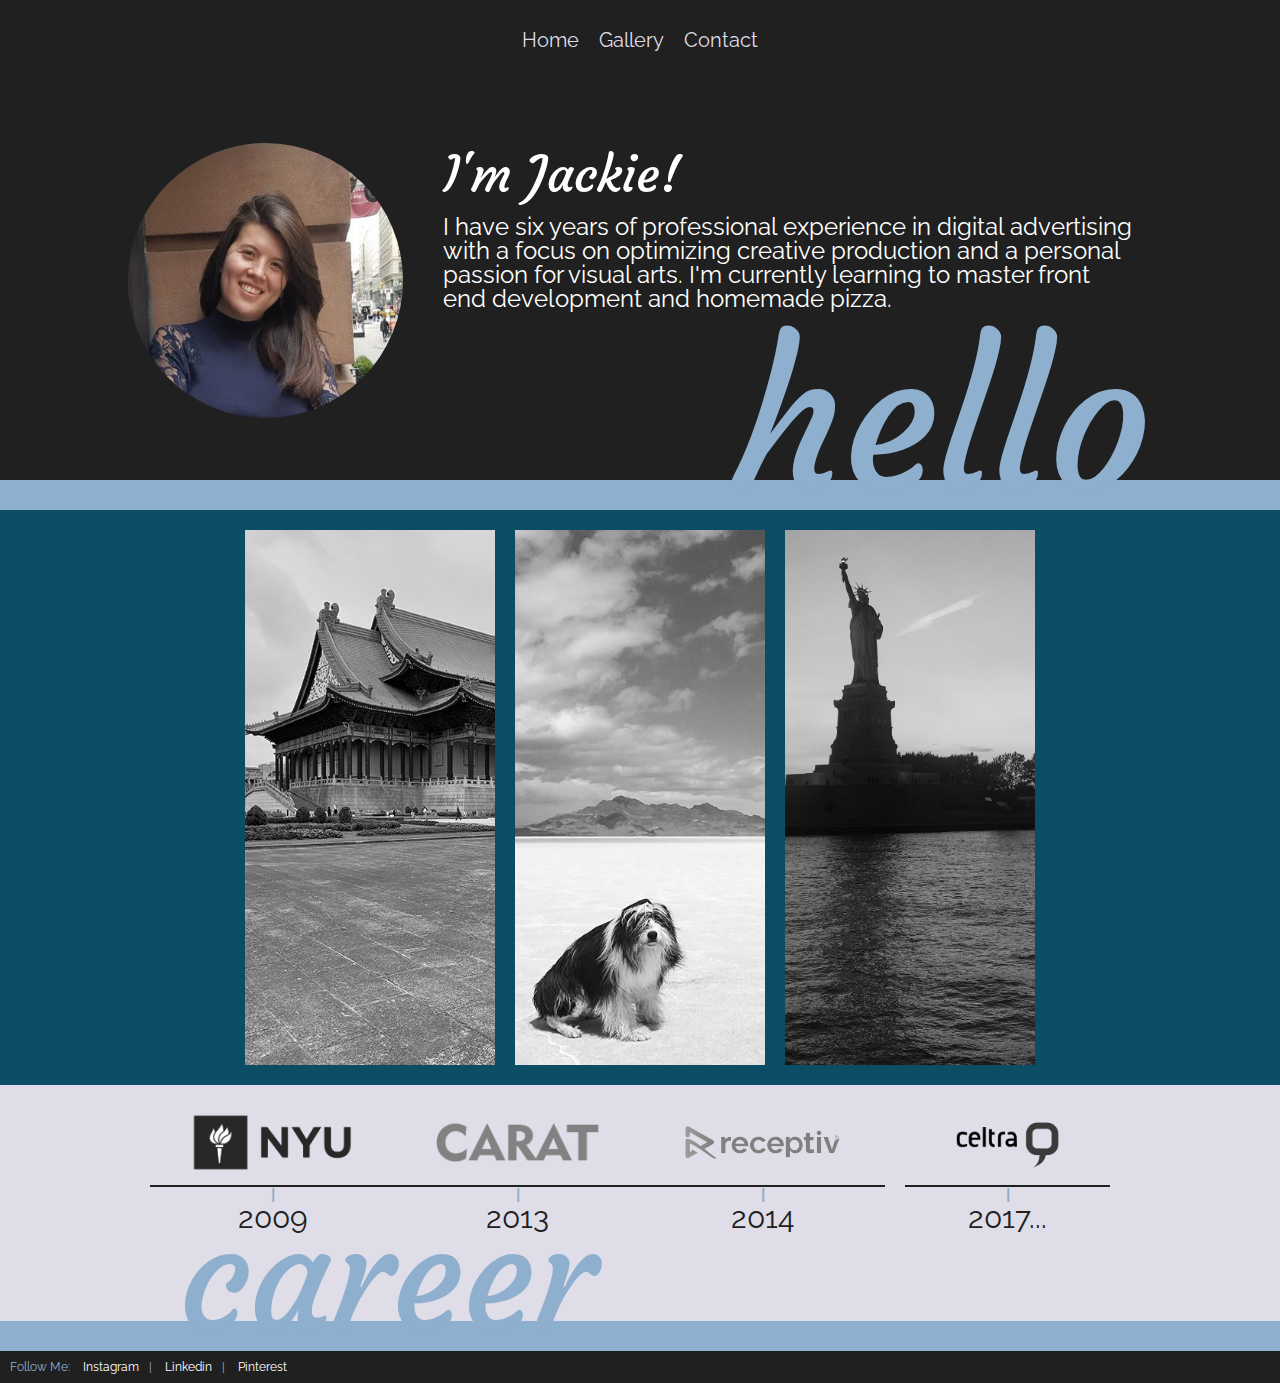
<file: index.html>
<!DOCTYPE html>
<html lang="en">
<head>
  <meta charset="UTF-8">
  <title>Jackie Symons</title>
  <link rel="stylesheet" href="vendor/reset.css">
  <link rel="stylesheet" href="css/style.css">
  <link href="https://fonts.googleapis.com/css?family=Raleway:300,300i,400,400i,700,700i&display=swap" rel="stylesheet">
  <link href="https://fonts.googleapis.com/css?family=Courgette&display=swap" rel="stylesheet">
</head>
<body>

<!-- NAV -->
<nav class="c-content">
  <div class="nav-bar bkgblack c-items">
    <h2><a href="index.html">Home</a></h2>
    <h2><a href="gallery.html">Gallery</a></h2>
    <h2><a href="connect.html">Contact</a></h2>
  </div>
</nav>
<!-- END NAV -->


<!-- HEADER -->
<header>
  <div class="home header bkgblack c-items padding">
    <img src="images/jackie.jpg" alt="Jackie">
    <div class="home header-text">
      <h2>I'm Jackie!</h2>
      <p>I have six years of professional experience in digital advertising with a focus on optimizing creative production and a personal passion for visual arts. I'm currently learning to master front end development and homemade pizza.</p>
    </div>
    <div class ="script-text">hello</div>
  </div>
</header>
<!-- END HEADER -->

<div class="bar bkgmed"></div>

<!-- SECTION -->
<div class="panel-container bkgdark c-items c-content padding">
  <div class="panel-tile c-items c-content">
    <div class="panel-tile-text"><p>Born<br>in<br>Taiwan</p></div>
  </div>
  <div class="panel-tile c-items c-content">
    <div class="panel-tile-text"><p>Raised<br>in<br>Utah</p></div>
  </div>
  <div class="panel-tile c-items c-content">
    <div class="panel-tile-text"><p>Living<br>in<br>NYC</p></div>
  </div>
</div>
<!-- END SECTION -->

<!-- <div class="bar bkgred"></div> -->

<!-- SECTION -->
<div class="sub bkglight padding">
  <div class="timeline c-items c-content">
    <div class="timeline-box c-content">
      <a href="https://steinhardt.nyu.edu/mcc/undergraduate" target="blank_"><img src="images/nyu.png" alt="NYU Logo">
      <h3>|</h3>
      <p>2009</p>
    </a></div>
    <div class="timeline-box c-content">
      <a href="https://www.carat.com/usa/usa-home/about/" target="blank_"><img src="images/carat.png" alt="Carat Logo">
      <h3>|</h3>
      <p>2013</p>
    </a></div>
    <div class="timeline-box c-content">
      <a href="https://www.verve.com/verve-acquires-receptiv/" target="blank_"><img src="images/receptiv.png" alt="Receptiv Logo">
      <h3>|</h3>
      <p>2014</p>
    </a></div>
    <div class="timeline-box c-content">
      <a href="https://www.celtra.com/" target="blank_"><img src="images/celtra.png" alt="Celtra Logo">
      <h3>|</h3>
      <p>2017...</p>
    </a></div>
  </div>
  <div class ="script-text">career</div>
</div>
<!-- END SECTION -->

<div class="bar bkgmed"></div>

<!-- FOOTER -->
<div class="footer bkgblack c-items">
  <div class="footer-follow">
    Follow Me:
    <a href="https://www.instagram.com/projectsbyjackie/?hl=en">Instagram</a>|
    <a href="https://www.linkedin.com/in/jackiesymons/">Linkedin</a>|
    <a href="https://www.pinterest.com/jds539/">Pinterest</a>
  </div>
</div>
<!-- END FOOTER -->


</body>
</html>
</file>
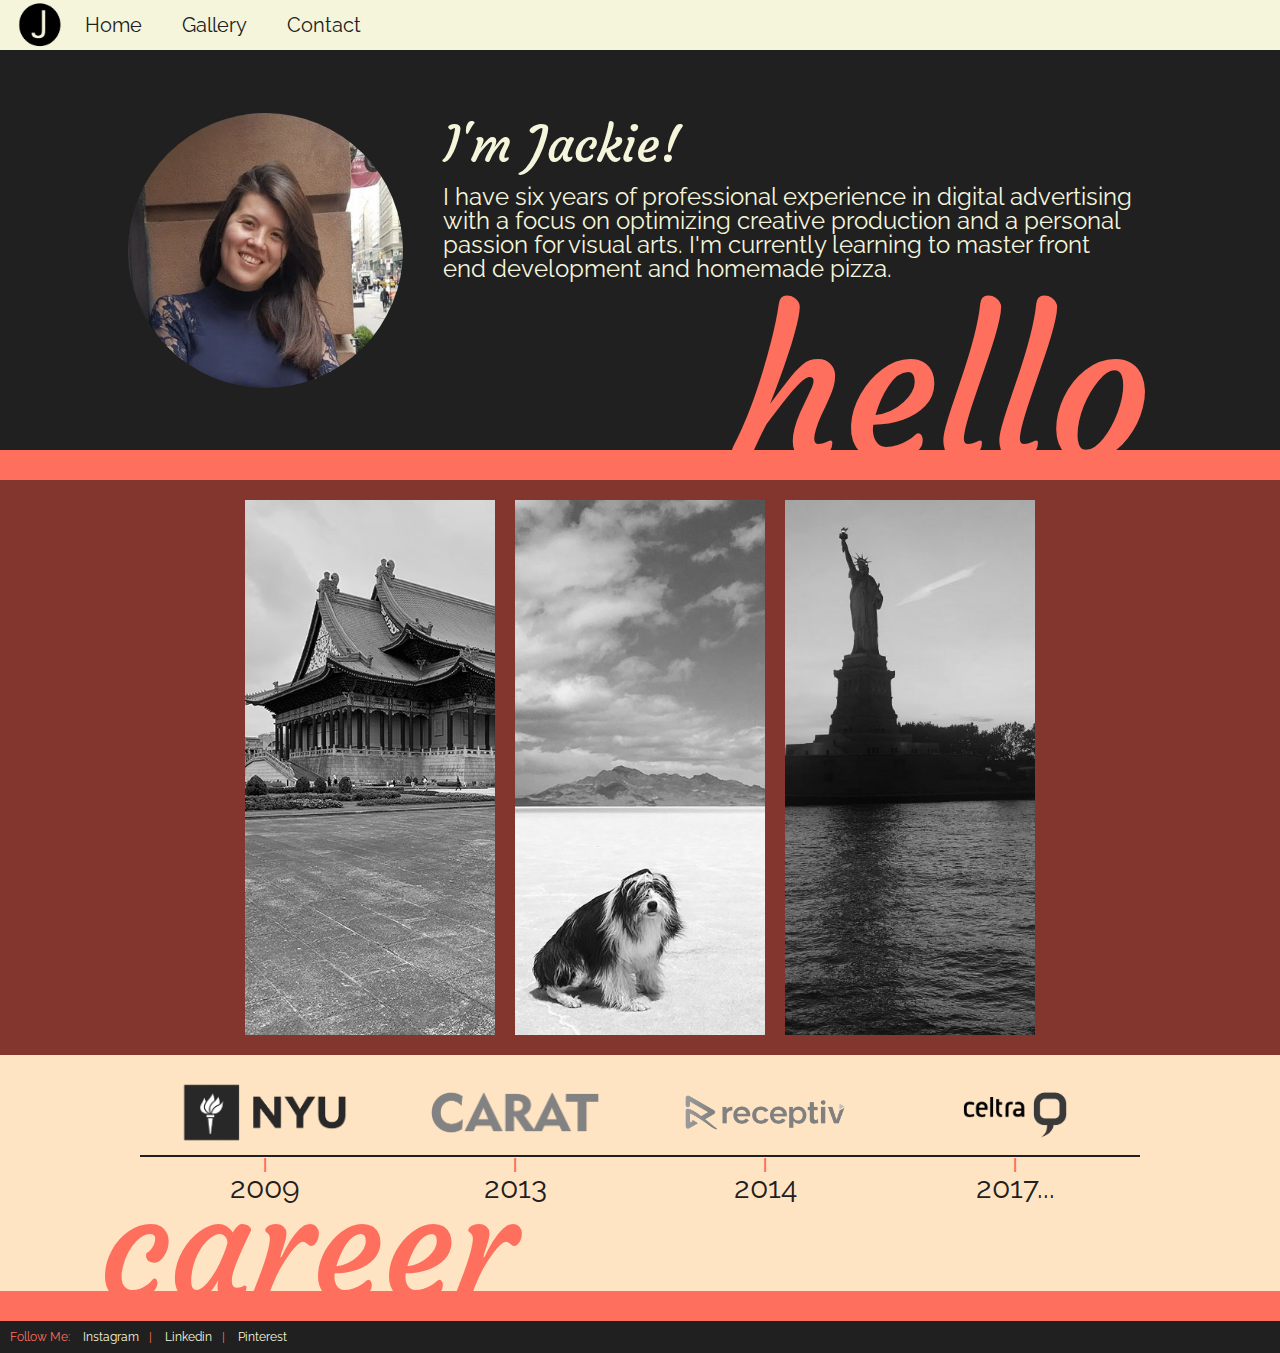
<file: Jackie Symons Portfolio/index.html>
<!DOCTYPE html>
<html lang="en">
<head>
  <meta charset="UTF-8">
  <title>Jackie Symons</title>
  <link rel="stylesheet" href="vendor/reset.css">
  <link rel="stylesheet" href="css/style.css">
  <link href="https://fonts.googleapis.com/css?family=Raleway:300,300i,400,400i,700,700i&display=swap" rel="stylesheet">
  <link href="https://fonts.googleapis.com/css?family=Courgette&display=swap" rel="stylesheet">
</head>
<body>

<!-- NAV -->
<nav>
  <div class="nav-bar bkgcream c-items display-flex">
    <img src="images/logo.png" alt="Jackie Logo">
      <h2><a href="index.html">Home</a></h2>
      <h2><a href="gallery.html">Gallery</a></h2>
      <h2><a href="connect.html">Contact</a></h2>
  </div>
</nav>
<!-- END NAV -->


<!-- HEADER -->
<header>
  <div class="home header bkgblack c-items display-flex padding">
    <img src="images/jackie.jpg" alt="Jackie">
    <div class="home header-text">
      <h2>I'm Jackie!</h2>
      <p>I have six years of professional experience in digital advertising with a focus on optimizing creative production and a personal passion for visual arts. I'm currently learning to master front end development and homemade pizza.</p>
    </div>
    <div class ="script-text">hello</div>
  </div>
</header>
<!-- END HEADER -->

<div class="bar bkgred"></div>

<!-- SECTION -->
<div class="panel-container bkgbrown c-items c-content display-flex padding">
  <div class="panel-tile c-items c-content display-flex">
    <div class="panel-tile-text"><p>Born<br>in<br>Taiwan</p></div>
  </div>
  <div class="panel-tile c-items c-content display-flex">
    <div class="panel-tile-text"><p>Raised<br>in<br>Utah</p></div>
  </div>
  <div class="panel-tile c-items c-content display-flex">
    <div class="panel-tile-text"><p>Living<br>in<br>NYC</p></div>
  </div>
</div>
<!-- END SECTION -->

<!-- <div class="bar bkgred"></div> -->

<!-- SECTION -->
<div class="sub bkgpeach padding">
  <div class="timeline c-items c-content display-flex">
    <div class="timeline-box c-content">
      <a href="https://steinhardt.nyu.edu/mcc/undergraduate" target="blank_"><img src="images/nyu.png" alt="NYU Logo">
      <h3>|</h3>
      <p>2009</p>
    </a></div>
    <div class="timeline-box c-content">
      <a href="https://www.carat.com/usa/usa-home/about/" target="blank_"><img src="images/carat.png" alt="Carat Logo">
      <h3>|</h3>
      <p>2013</p>
    </a></div>
    <div class="timeline-box c-content">
      <a href="https://www.verve.com/verve-acquires-receptiv/" target="blank_"><img src="images/receptiv.png" alt="Receptiv Logo">
      <h3>|</h3>
      <p>2014</p>
    </a></div>
    <div class="timeline-box c-content">
      <a href="https://www.celtra.com/" target="blank_"><img src="images/celtra.png" alt="Celtra Logo">
      <h3>|</h3>
      <p>2017...</p>
    </a></div>
  </div>
  <div class ="script-text">career</div>
</div>
<!-- END SECTION -->

<div class="bar bkgred"></div>

<!-- FOOTER -->
<div class="footer bkgblack c-items display-flex">
  <div class="footer-follow">
    Follow Me:
    <a href="https://www.instagram.com/projectsbyjackie/?hl=en">Instagram</a>|
    <a href="https://www.linkedin.com/in/jackiesymons/">Linkedin</a>|
    <a href="https://www.pinterest.com/jds539/">Pinterest</a>
  </div>
</div>
<!-- END FOOTER -->


</body>
</html>
</file>
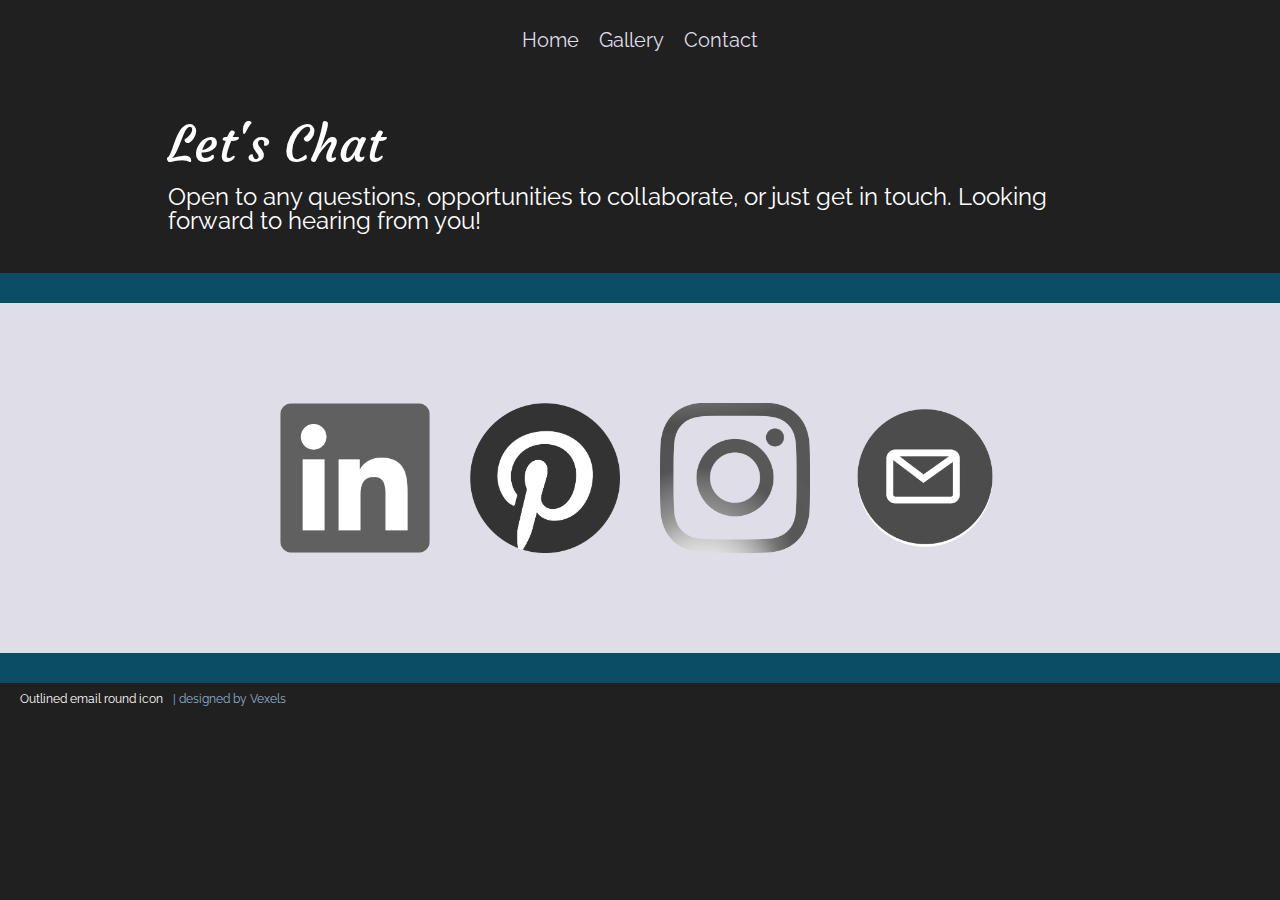
<file: connect.html>
<!DOCTYPE html>
<html lang="en">
<head>
  <meta charset="UTF-8">
  <title>Jackie - Contact</title>
  <link rel="stylesheet" href="vendor/reset.css">
  <link rel="stylesheet" href="css/style.css">
  <link href="https://fonts.googleapis.com/css?family=Raleway:300,300i,400,400i,700,700i&display=swap" rel="stylesheet">
  <link href="https://fonts.googleapis.com/css?family=Courgette&display=swap" rel="stylesheet">
</head>
<body>

<!-- NAV -->
<nav class="c-content">
  <div class="nav-bar bkgblack c-items">
    <h2><a href="index.html">Home</a></h2>
    <h2><a href="gallery.html">Gallery</a></h2>
    <h2><a href="connect.html">Contact</a></h2>
  </div>
</nav>
<!-- END NAV -->

<!-- HEADER -->
<header>
  <div class="top header bkgblack c-items">
    <div class="header-text">
      <h2>Let's Chat</h2>
      <p>Open to any questions, opportunities to collaborate, or just get in touch. Looking forward to hearing from you!</p>
    </div>
  </div>
</header>
<!-- END HEADER -->

<div class="bar bkgdark"></div>

<!-- SECTION -->
<div class="sub bkglight">
  <div class="contact-container c-content c-items">
    <div class="contact-tile">
      <a href="https://www.linkedin.com/in/jackiesymons/"><img src="images/linkedin.png" alt="Linkedin"></a> 
      <p>Linkedin</p>
    </div>
    <div class="contact-tile">
      <a href="https://www.pinterest.com/jds539/"><img src="images/pinterest.png" alt="Pinterest"></a>
      <p>Pinterest</p>
    </div>
    <div class="contact-tile">
      <a href="https://www.instagram.com/projectsbyjackie/?hl=en"><img src="images/insta.png" alt="Instagram"></a>
      <p>Instagram</p>
    </div>
    <div class="contact-tile">
      <a href="mailto:jackiedsymons@gmail.com"><img src="images/email.png" alt="Email"></a>
      <p>Email</p>
    </div>
  </div>
</div>
<!-- END SECTION -->

<div class="bar bkgdark"></div>

<!-- FOOTER -->
<div class="footer bkgblack c-items">
  <div class="contact-credit">
    <a href="https://www.vexels.com/vectors/preview/140928/outlined-email-round-icon"> Outlined email round icon</a>| designed by Vexels
  </div>
</div>
<!-- END FOOTER -->

</body>
</file>
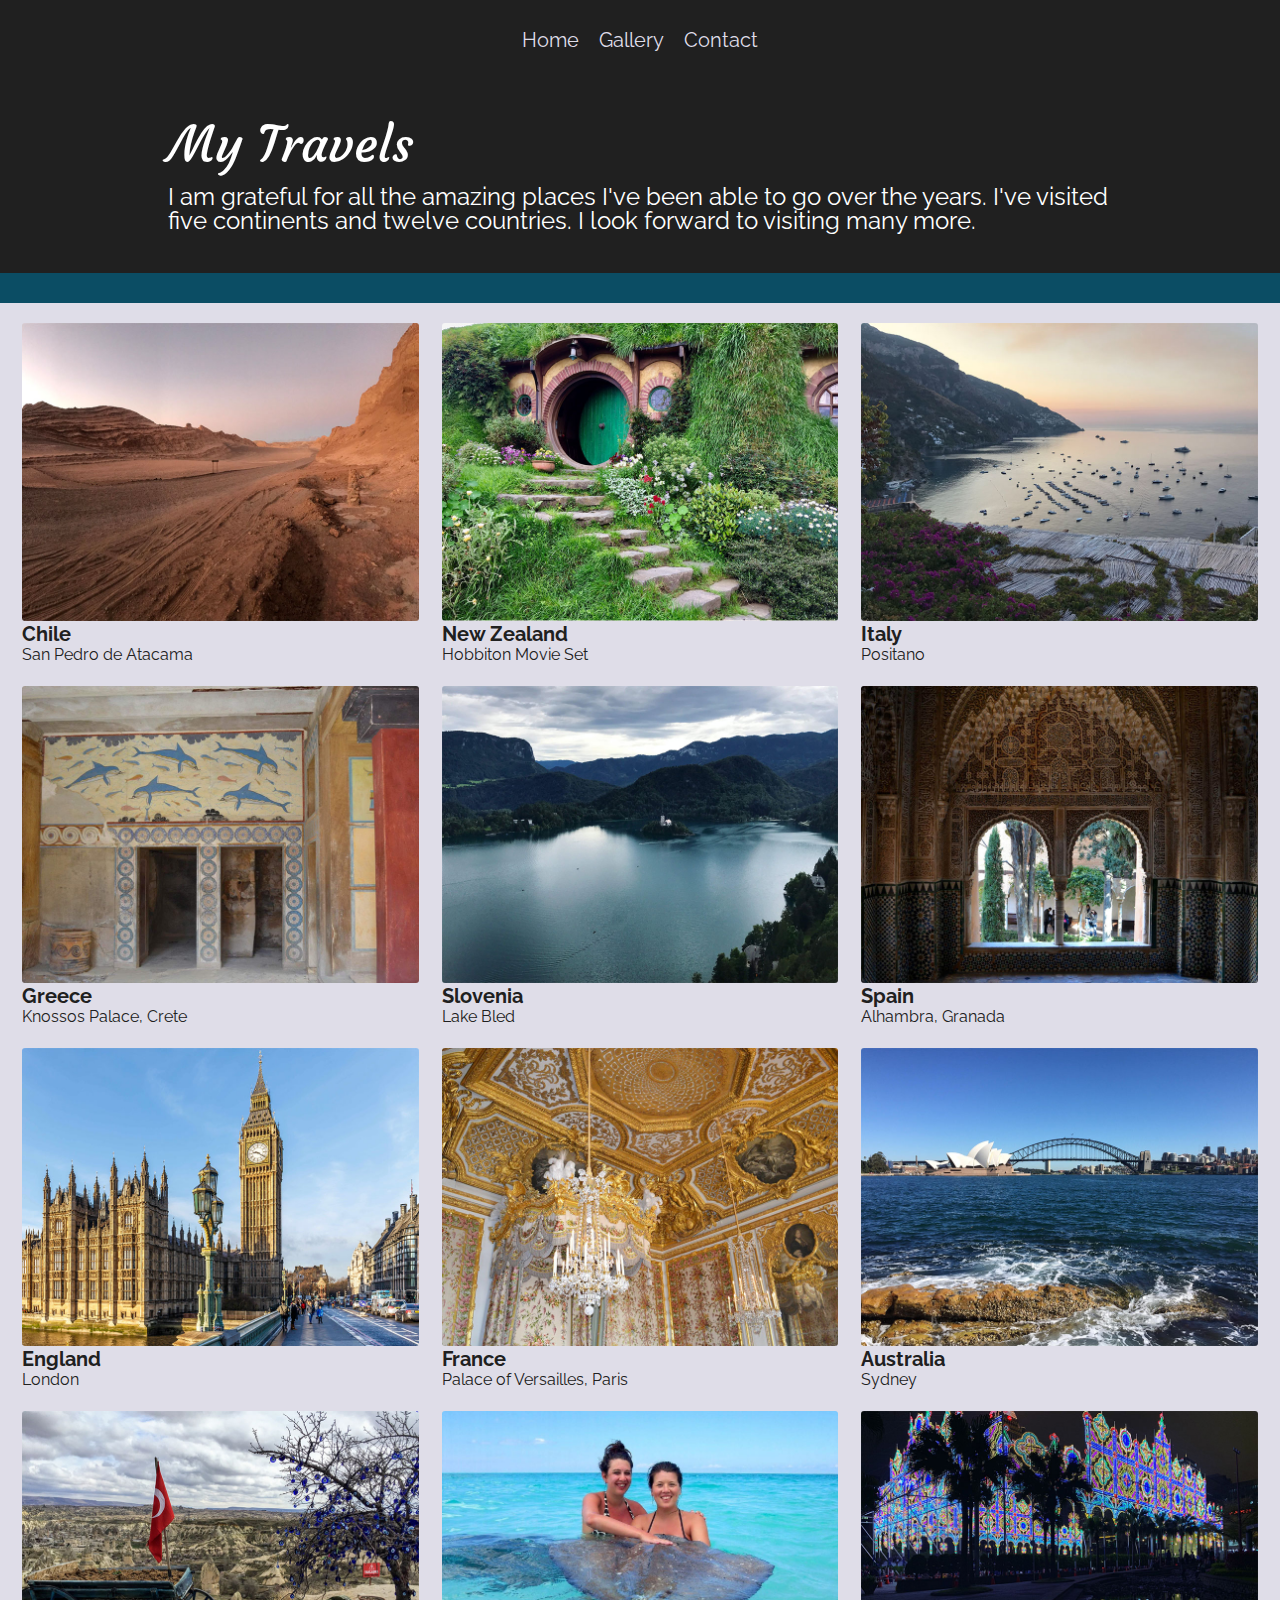
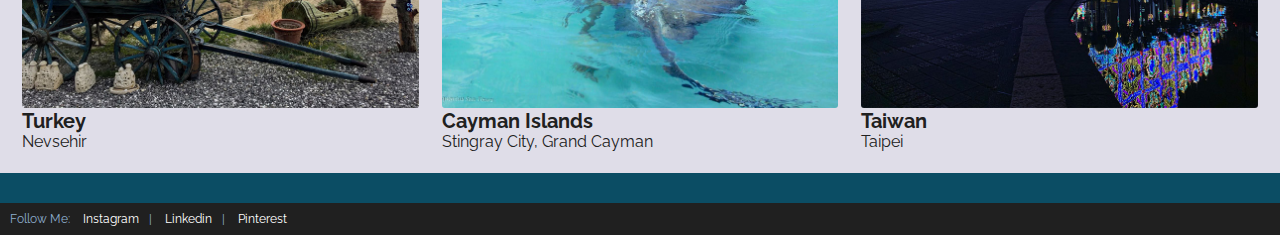
<file: gallery.html>
<!DOCTYPE html>
<html lang="en">
<head>
  <meta charset="UTF-8">
  <title>Jackie - Gallery</title>
  <link rel="stylesheet" href="vendor/reset.css">
  <link rel="stylesheet" href="css/style.css">
  <link href="https://fonts.googleapis.com/css?family=Raleway:300,300i,400,400i,700,700i&display=swap" rel="stylesheet">
  <link href="https://fonts.googleapis.com/css?family=Courgette&display=swap" rel="stylesheet">
</head>
<body>

<!-- NAV -->
<nav class="c-content">
  <div class="nav-bar bkgblack c-items">
    <h2><a href="index.html">Home</a></h2>
    <h2><a href="gallery.html">Gallery</a></h2>
    <h2><a href="connect.html">Contact</a></h2>
  </div>
</nav>
<!-- END NAV -->

<!-- HEADER -->
<header>
  <div class="top header bkgblack c-items">
    <div class="header-text">
      <h2>My Travels</h2>
      <p>I am grateful for all the amazing places I've been able to go over the years. I've visited five continents and twelve countries.  I look forward to visiting many more.</p>
    </div>
  </div>
</header>
<!-- END HEADER -->

<div class="bar bkgdark"></div>

<!-- SECTION -->
<div class="sub bkglight">
  <div class="photo-container display-flex">
    <div class="photo-tile">
      <img src="images/atacama.jpg" alt="Atacama">
      <p class="text-title">Chile</p>
      <p class="text-more">San Pedro de Atacama</p>
    </div>
    <div class="photo-tile">
      <img src="images/newzealand.jpg" alt="Hobbiton">
      <p class="text-title">New Zealand</p>
      <p class="text-more">Hobbiton Movie Set</p>
    </div>
    <div class="photo-tile">
      <img src="images/positano.jpg" alt="Positano">
      <p class="text-title">Italy</p>
      <p class="text-more">Positano</p>
    </div>
    <div class="photo-tile">
      <img src="images/knossos.jpg" alt="Knossos">
      <p class="text-title">Greece</p>
      <p class="text-more">Knossos Palace, Crete</p>
    </div>
    <div class="photo-tile">
      <img src="images/slovenia.jpg" alt="Lake Bled">
      <p class="text-title">Slovenia</p>
      <p class="text-more">Lake Bled</p>
    </div>
    <div class="photo-tile">
      <img src="images/granada.jpg" alt="Granada">
      <p class="text-title">Spain</p>
      <p class="text-more">Alhambra, Granada</p>
    </div>
    <div class="photo-tile">
      <img src="images/london.jpg" alt="London">
      <p class="text-title">England</p>
      <p class="text-more">London</p>
    </div>
    <div class="photo-tile">
      <img src="images/versailles.jpg" alt="Versailles">
      <p class="text-title">France</p>
      <p class="text-more">Palace of Versailles, Paris</p>
    </div>
    <div class="photo-tile">
      <img src="images/sydney.jpg" alt="Sydney">
      <p class="text-title">Australia</p>
      <p class="text-more">Sydney</p>
    </div>
    <div class="photo-tile">
      <img src="images/turkey.jpg" alt="Nevsehir">
      <p class="text-title">Turkey</p>
      <p class="text-more">Nevsehir</p>
    </div>
      <div class="photo-tile">
      <img src="images/cayman.jpg" alt="Grand Cayman">
      <p class="text-title">Cayman Islands</p>
      <p class="text-more">Stingray City, Grand Cayman</p>
    </div>
    <div class="photo-tile">
      <img src="images/taipei.jpg" alt="Taipei">
      <p class="text-title">Taiwan</p>
      <p class="text-more">Taipei</p>
    </div>
  </div>
</div>
<!-- END SECTION -->

<div class="bar bkgdark"></div>

<!-- FOOTER -->
<div class="footer bkgblack c-items">
  <div class="footer-follow">
    Follow Me:
    <a href="https://www.instagram.com/projectsbyjackie/?hl=en">Instagram</a>|
    <a href="https://www.linkedin.com/in/jackiesymons/">Linkedin</a>|
    <a href="https://www.pinterest.com/jds539/">Pinterest</a>
  </div>
</div>
<!-- END FOOTER -->

</body>
</file>
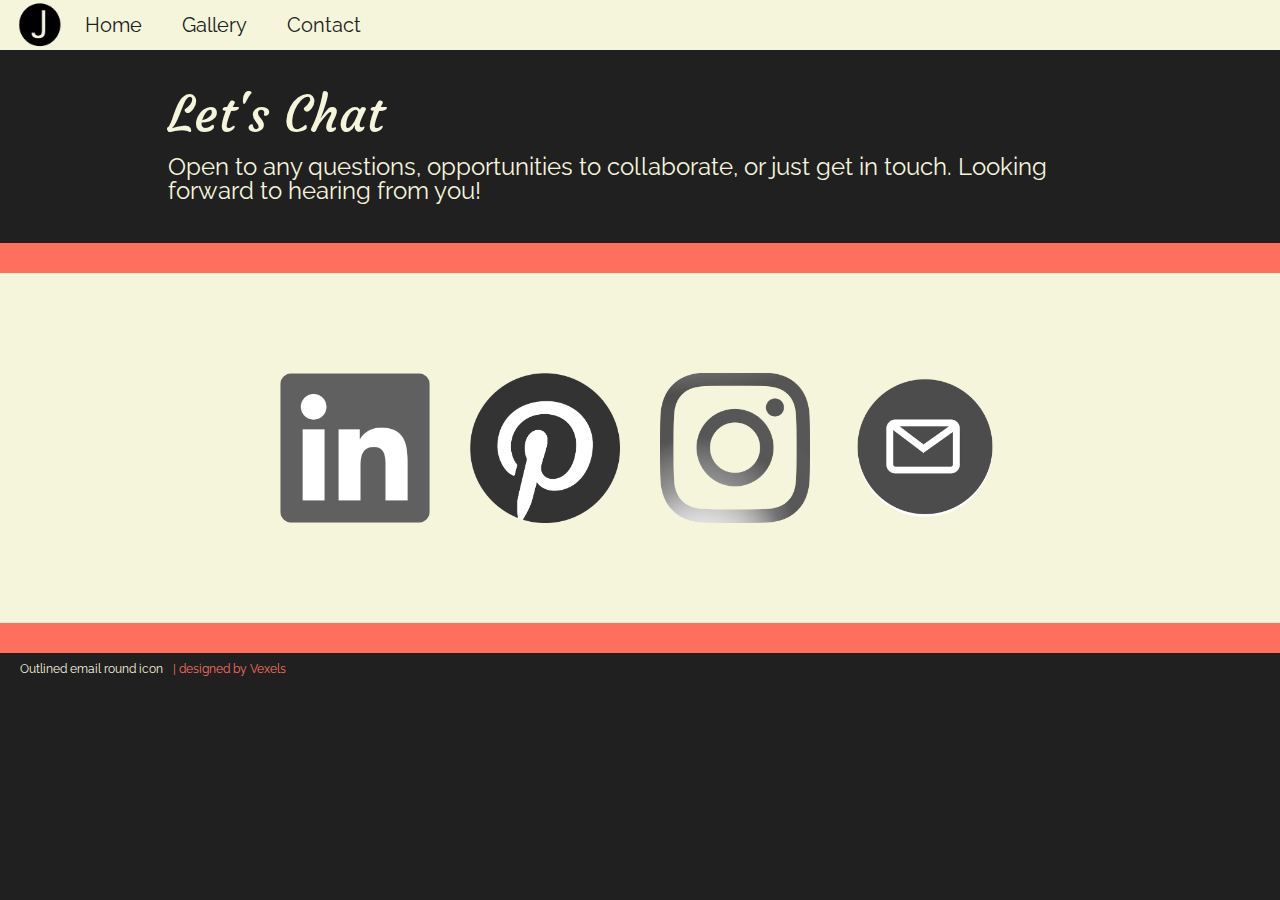
<file: Jackie Symons Portfolio/connect.html>
<!DOCTYPE html>
<html lang="en">
<head>
  <meta charset="UTF-8">
  <title>Jackie - Contact</title>
  <link rel="stylesheet" href="vendor/reset.css">
  <link rel="stylesheet" href="css/style.css">
  <link href="https://fonts.googleapis.com/css?family=Raleway:300,300i,400,400i,700,700i&display=swap" rel="stylesheet">
  <link href="https://fonts.googleapis.com/css?family=Courgette&display=swap" rel="stylesheet">
</head>
<body>

<!-- NAV -->
<nav>
  <div class="nav-bar bkgcream c-items display-flex">
    <img src="images/logo.png" alt="Jackie Logo">
      <h2><a href="index.html">Home</a></h2>
      <h2><a href="gallery.html">Gallery</a></h2>
      <h2><a href="connect.html">Contact</a></h2>
  </div>
</nav>
<!-- END NAV -->

<!-- HEADER -->
<header>
  <div class="top header bkgblack c-items display-flex">
    <div class="header-text">
      <h2>Let's Chat</h2>
      <p>Open to any questions, opportunities to collaborate, or just get in touch. Looking forward to hearing from you!</p>
    </div>
  </div>
</header>
<!-- END HEADER -->

<div class="bar bkgred"></div>

<!-- SECTION -->
<div class="sub bkgcream">
  <div class="contact-container c-content c-items display-flex">
    <div class="contact-tile">
      <a href="https://www.linkedin.com/in/jackiesymons/"><img src="images/linkedin.png" alt="Linkedin"></a> 
      <p>Linkedin</p>
    </div>
    <div class="contact-tile">
      <a href="https://www.pinterest.com/jds539/"><img src="images/pinterest.png" alt="Pinterest"></a>
      <p>Pinterest</p>
    </div>
    <div class="contact-tile">
      <a href="https://www.instagram.com/projectsbyjackie/?hl=en"><img src="images/insta.png" alt="Instagram"></a>
      <p>Instagram</p>
    </div>
    <div class="contact-tile">
      <a href="mailto:jackiedsymons@gmail.com"><img src="images/email.png" alt="Email"></a>
      <p>Email</p>
    </div>
  </div>
</div>
<!-- END SECTION -->

<div class="bar bkgred"></div>

<!-- FOOTER -->
<div class="footer bkgblack c-items display-flex">
  <div class="contact-credit">
    <a href="https://www.vexels.com/vectors/preview/140928/outlined-email-round-icon"> Outlined email round icon</a>| designed by Vexels
  </div>
</div>
<!-- END FOOTER -->

</body>
</file>
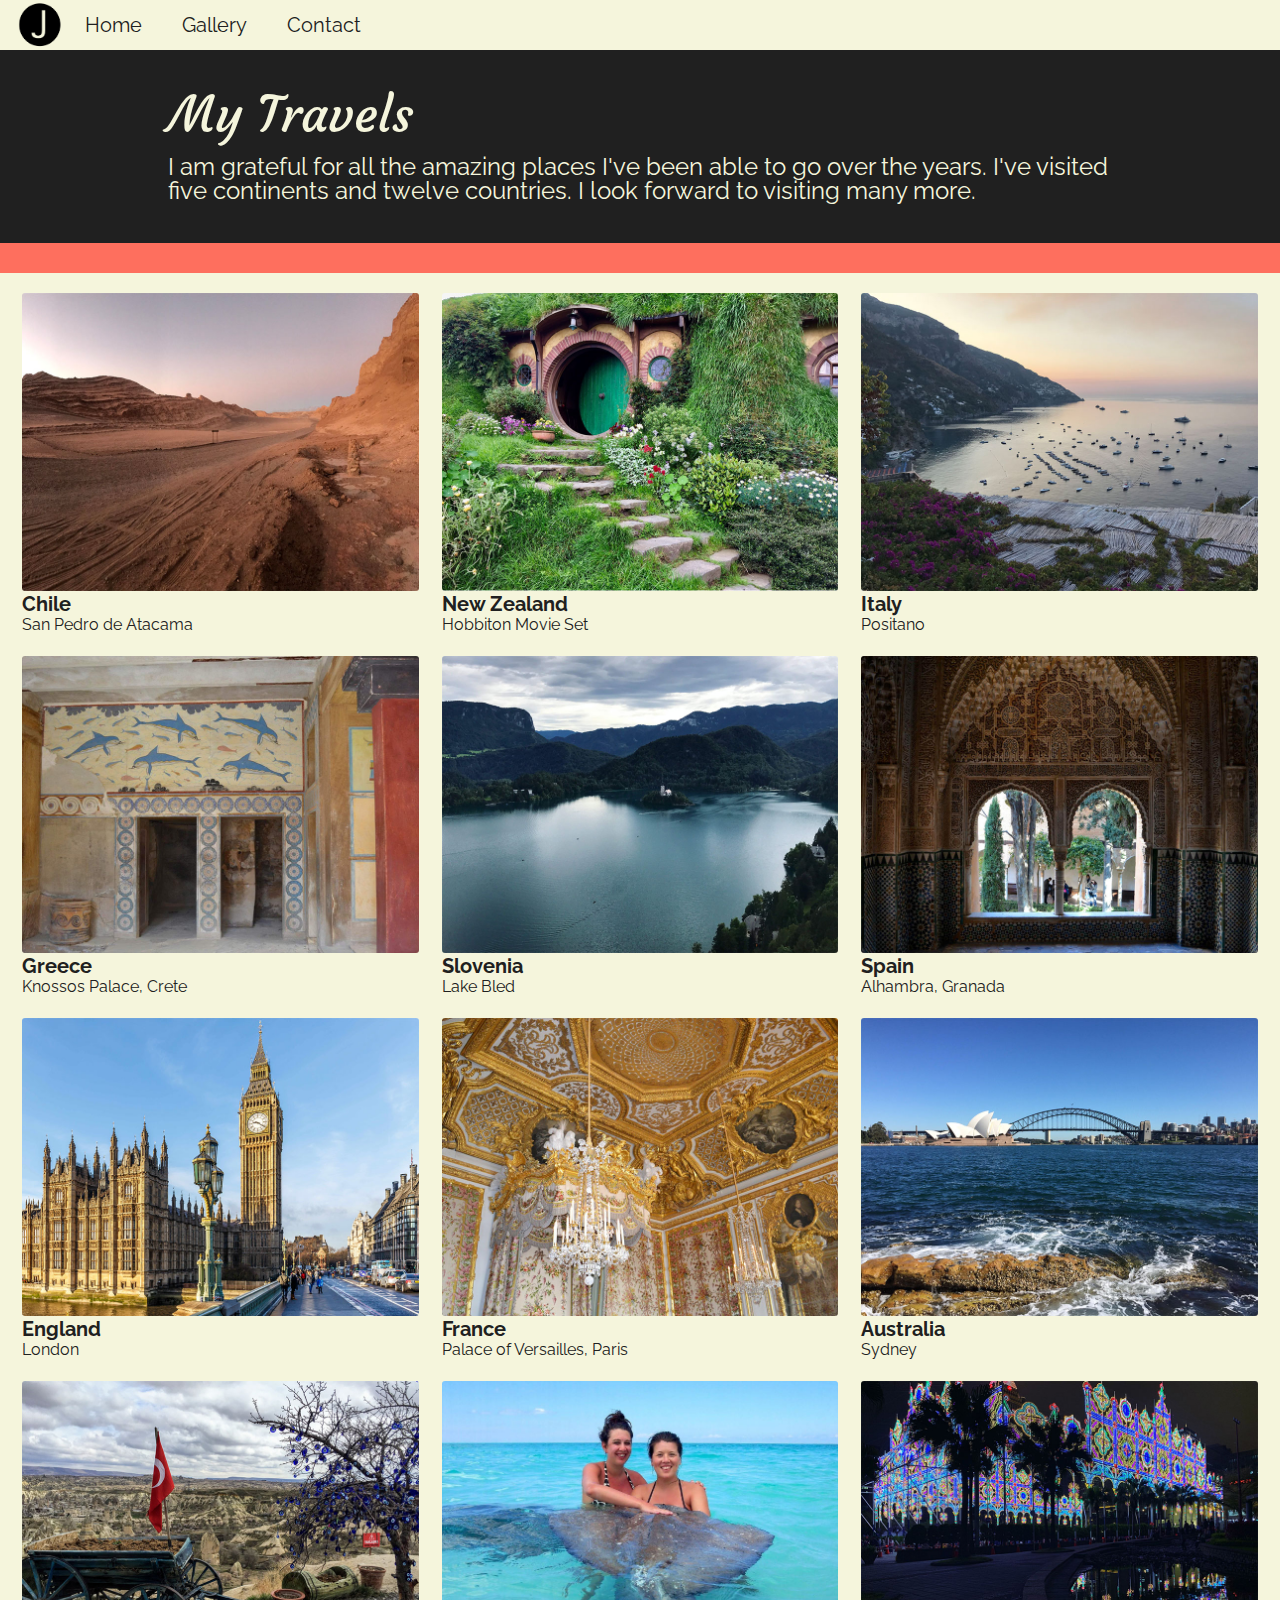
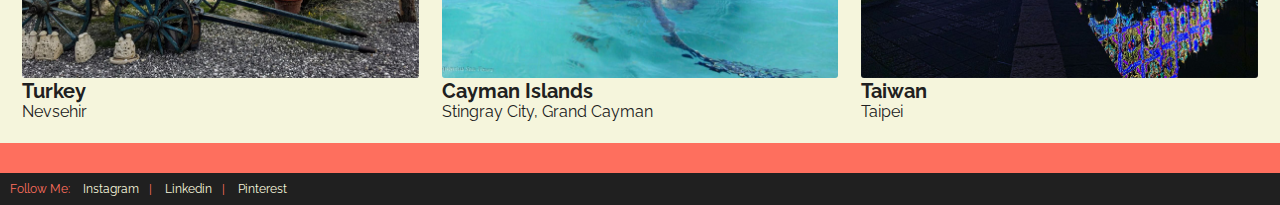
<file: Jackie Symons Portfolio/gallery.html>
<!DOCTYPE html>
<html lang="en">
<head>
  <meta charset="UTF-8">
  <title>Jackie - Gallery</title>
  <link rel="stylesheet" href="vendor/reset.css">
  <link rel="stylesheet" href="css/style.css">
  <link href="https://fonts.googleapis.com/css?family=Raleway:300,300i,400,400i,700,700i&display=swap" rel="stylesheet">
  <link href="https://fonts.googleapis.com/css?family=Courgette&display=swap" rel="stylesheet">
</head>
<body>

<!-- NAV -->
<nav>
  <div class="nav-bar bkgcream c-items display-flex">
    <img src="images/logo.png" alt="Jackie Logo">
      <h2><a href="index.html">Home</a></h2>
      <h2><a href="gallery.html">Gallery</a></h2>
      <h2><a href="connect.html">Contact</a></h2>
  </div>
</nav>
<!-- END NAV -->

<!-- HEADER -->
<header>
  <div class="top header bkgblack c-items display-flex">
    <div class="header-text">
      <h2>My Travels</h2>
      <p>I am grateful for all the amazing places I've been able to go over the years. I've visited five continents and twelve countries.  I look forward to visiting many more.</p>
    </div>
  </div>
</header>
<!-- END HEADER -->

<div class="bar bkgred"></div>

<!-- SECTION -->
<div class="sub bkgcream">
  <div class="photo-container display-flex">
    <div class="photo-tile">
      <img src="images/atacama.jpg" alt="Atacama">
      <p class="text-title">Chile</p>
      <p class="text-more">San Pedro de Atacama</p>
    </div>
    <div class="photo-tile">
      <img src="images/newzealand.jpg" alt="Hobbiton">
      <p class="text-title">New Zealand</p>
      <p class="text-more">Hobbiton Movie Set</p>
    </div>
    <div class="photo-tile">
      <img src="images/positano.jpg" alt="Positano">
      <p class="text-title">Italy</p>
      <p class="text-more">Positano</p>
    </div>
    <div class="photo-tile">
      <img src="images/knossos.jpg" alt="Knossos">
      <p class="text-title">Greece</p>
      <p class="text-more">Knossos Palace, Crete</p>
    </div>
    <div class="photo-tile">
      <img src="images/slovenia.jpg" alt="Lake Bled">
      <p class="text-title">Slovenia</p>
      <p class="text-more">Lake Bled</p>
    </div>
    <div class="photo-tile">
      <img src="images/granada.jpg" alt="Granada">
      <p class="text-title">Spain</p>
      <p class="text-more">Alhambra, Granada</p>
    </div>
    <div class="photo-tile">
      <img src="images/london.jpg" alt="London">
      <p class="text-title">England</p>
      <p class="text-more">London</p>
    </div>
    <div class="photo-tile">
      <img src="images/versailles.jpg" alt="Versailles">
      <p class="text-title">France</p>
      <p class="text-more">Palace of Versailles, Paris</p>
    </div>
    <div class="photo-tile">
      <img src="images/sydney.jpg" alt="Sydney">
      <p class="text-title">Australia</p>
      <p class="text-more">Sydney</p>
    </div>
    <div class="photo-tile">
      <img src="images/turkey.jpg" alt="Nevsehir">
      <p class="text-title">Turkey</p>
      <p class="text-more">Nevsehir</p>
    </div>
      <div class="photo-tile">
      <img src="images/cayman.jpg" alt="Grand Cayman">
      <p class="text-title">Cayman Islands</p>
      <p class="text-more">Stingray City, Grand Cayman</p>
    </div>
    <div class="photo-tile">
      <img src="images/taipei.jpg" alt="Taipei">
      <p class="text-title">Taiwan</p>
      <p class="text-more">Taipei</p>
    </div>
  </div>
</div>
<!-- END SECTION -->

<div class="bar bkgred"></div>

<!-- FOOTER -->
<div class="footer bkgblack c-items display-flex">
  <div class="footer-follow">
    Follow Me:
    <a href="https://www.instagram.com/projectsbyjackie/?hl=en">Instagram</a>|
    <a href="https://www.linkedin.com/in/jackiesymons/">Linkedin</a>|
    <a href="https://www.pinterest.com/jds539/">Pinterest</a>
  </div>
</div>
<!-- END FOOTER -->

</body>
</file>
<file: css/style.css>
html {
  -webkit-box-sizing: border-box;
  -moz-box-sizing: border-box;
  box-sizing: border-box;
}
*, *:before, *:after {
  -webkit-box-sizing: inherit;
  -moz-box-sizing: inherit;
  box-sizing: inherit;
}
body {
  font-family: 'Raleway', Avenir, sans-serif;
  color: #fff;
  background-color: #202020;
}
body a {
  color: #202020; 
  text-decoration: none;
}
body a:hover {
  color: #8eafcd;
}

/*utils*/

.display-flex {
  display: flex;
}
.c-items {
  align-items: center;
  display: flex;
}
.c-content {
  justify-content: center;
  display: flex;
}
.bkgwhite {
  background-color: #fff;
}
.bkgdark {
  background-color: #0b4d64;
}
.bkgmed {
  background-color: #8eafcd;
}
.bkgblack {
  background-color: #202020;
}
.bkglight {
  background-color: #dfdde8;
}
.padding {
  padding: 0 150px;
}

/*bar*/

.bar {
  height: 30px;
}

/*nav*/

.nav-bar h2 {
  padding: 30px 10px;
}
.nav-bar a {
  font-size: 20px;
  color: #dfdde8;
}
.nav-bar img {
  width: 50px;
  height: 50px;
  justify-content: flex-start;
  margin-left: 15px;
}

/*panel*/

.panel-container {
  padding: 20px 0;
}

.panel-tile {
  background-image: url("../images/taiwan2.jpg");
  background-repeat: no-repeat;
  background-size: cover;
  width: 250px;
  height: 535px;
  margin: 0px 10px 0px;
  filter: grayscale(100%);
}
.panel-tile:first-child {
  background-image: url("../images/taiwan_color.jpg");
}
.panel-tile:nth-child(2) {
  background-image: url("../images/utah_color.jpg");
}
.panel-tile:last-child {
  background-image: url("../images/nyc_color.jpg");
}
.panel-tile-text {
  font-size: 50px;
  text-align: center;
  text-transform: uppercase;
  border-radius: 3px;
  text-shadow: 2px 2px rgba(0,0,0, 50%);
  display: none;
}
.panel-tile:hover .panel-tile-text{
  display: inline-block;
}
.panel-tile:hover {
  filter: grayscale(0);
}

/*headers*/

.header {
  font-size: 24px;
  padding: 0 10% 0;
}
.header img {
  width: 275px;
  height: 275px;
  border-radius: 200px;
}
.header h2 {
  font-size: 50px;
  padding-bottom: 15px;
  font-family: 'Courgette', Avenir, sans-serif;
}

/*home header*/

.home.header-text {
  margin: -100px -400px 0 40px;
}
.top.header {
  height:auto;
  margin: 40px;
}

/*script text*/

.script-text {
  font-family: 'Courgette', Avenir, sans-serif;
  color:#8eafcd;
}
.home .script-text {
  height: 400px;
  padding-top: 240px;
  font-size: 200px;
}
.sub .script-text {
  font-size: 150px;
  margin: -50px 0 -32px 30px;
}

/*timeline*/

.timeline-box {
  width: 250px;
  color: #202020;
  font-size: 30px;
  text-align: center;
  margin: 20px 0;
}
.timeline-box img {
  width: 100%;
  height: 75px;
  filter: grayscale(100%);
  object-fit: contain;
  padding: 0px 40px;
}
.timeline-box h3 {
  font-size: 16px;
  font-weight: bold;
  color: #8eafcd;
  border-top: 2px solid #202020;
}
.timeline-box img:hover{
  filter: grayscale(0);
}

/*gallery*/

.photo-container {
  flex-direction: row;
  flex-wrap: wrap;
  justify-content: space-evenly;
  color: #202020;
  padding: 20px 0px 0px 0px;
}
.photo-tile {
  width: 31%;
  margin-bottom: 20px;
}
.text-title {
  font-size: 20px;
  font-weight: bold;
}
.text-more {
  font-size: 16px;
}
.photo-tile p {
  margin-bottom: 3px;
  text-align: left;
}
.photo-tile img {
  width: 100%;
  border-radius: 3px;
}

/*contact*/

.contact-tile {
  width: 150px;
  height: 150px;
  color: #202020;
  margin: 100px 20px;
  text-align: center;
  font-size: 24px;
}
.contact-tile img {
  width: 100%;
  margin-bottom: 10px;
  filter: grayscale(100%);
}
.contact-tile:hover img {
  filter: grayscale(0);
}
.contact-tile:hover p {
  display: inline-block;
}
.contact-tile p {
  display: none;
}

/*footer*/

.footer {
  font-size: 12px;
  padding: 10px;
  color: #8eafcd;
}
.footer a {
  color: #fff;
  text-decoration: none;
  padding: 0 10px;
}
.footer a:hover {
  text-decoration: underline;
  color: #8eafcd;
}
</file>
<file: Jackie Symons Portfolio/css/style.css>
html {
  -webkit-box-sizing: border-box;
  -moz-box-sizing: border-box;
  box-sizing: border-box;
}
*, *:before, *:after {
  -webkit-box-sizing: inherit;
  -moz-box-sizing: inherit;
  box-sizing: inherit;
}
body {
  font-family: 'Raleway', Avenir, sans-serif;
  color: #f5f5dc;
  background-color: #202020;
}
body a {
  color: #202020; 
  text-decoration: none;
}
body a:hover {
  color: #fe6f5e;
}

/*utils*/

.display-flex {
  display: flex;
}
.c-items {
  align-items: center;
}
.c-content {
  justify-content: center;
}
.bkgcream {
  background-color: #f5f5dc;
}
.bkgbrown {
  background-color: #83362d;
}
.bkgred {
  background-color: #fe6f5e;
}
.bkgblack {
  background-color: #202020;
}
.bkgpeach {
  background-color: #ffe4c4;
}
.padding {
  padding: 0 70px;
}

/*bar*/

.bar {
  height: 30px;
}

/*nav*/

.nav-bar h2 {
  font-size: 20px;
  margin:0 20px 0;
}
.nav-bar img {
  width: 50px;
  height: 50px;
  justify-content: flex-start;
  margin-left: 15px;
}

/*panel*/

.panel-container {
  padding: 20px 0;
}

.panel-tile {
  background-image: url("../images/taiwan2.jpg");
  background-repeat: no-repeat;
  background-size: cover;
  width: 250px;
  height: 535px;
  margin: 0px 10px 0px;
  filter: grayscale(100%);
}
.panel-tile:first-child {
  background-image: url("../images/taiwan_color.jpg");
}
.panel-tile:nth-child(2) {
  background-image: url("../images/utah_color.jpg");
}
.panel-tile:last-child {
  background-image: url("../images/nyc_color.jpg");
}
.panel-tile-text {
  font-size: 50px;
  text-align: center;
  text-transform: uppercase;
  border-radius: 3px;
  text-shadow: 2px 2px rgba(0,0,0, 50%);
  display: none;
}
.panel-tile:hover .panel-tile-text{
  display: inline-block;
}
.panel-tile:hover {
  filter: grayscale(0);
}

/*headers*/

.header {
  font-size: 24px;
  padding: 0 10% 0;
}
.header img {
  width: 275px;
  height: 275px;
  border-radius: 200px;
}
.header h2 {
  font-size: 50px;
  padding-bottom: 15px;
  font-family: 'Courgette', Avenir, sans-serif;
}

/*home header*/

.home.header-text {
  margin: -100px -400px 0 40px;
}
.top.header {
  height:auto;
  margin: 40px;
}

/*script text*/

.script-text {
  font-family: 'Courgette', Avenir, sans-serif;
  color: #fe6f5e;
}
.home .script-text {
  height: 400px;
  padding-top: 240px;
  font-size: 200px;
}
.sub .script-text {
  font-size: 150px;
  margin: -50px 0 -32px 30px;
}

/*timeline*/

.timeline-box {
  width: 250px;
  color: #202020;
  font-size: 30px;
  text-align: center;
  margin: 20px 0;
}
.timeline-box img {
  width: 100%;
  height: 75px;
  filter: grayscale(100%);
  object-fit: contain;
  padding: 0px 40px;
}
.timeline-box h3 {
  font-size: 16px;
  font-weight: bold;
  color: #fe6f5e;
  border-top: 2px solid #202020;
}
.timeline-box img:hover{
  filter: grayscale(0);
}

/*gallery*/

.photo-container {
  flex-direction: row;
  flex-wrap: wrap;
  justify-content: space-evenly;
  color: #202020;
  padding: 20px 0px 0px 0px;
}
.photo-tile {
  width: 31%;
  margin-bottom: 20px;
}
.text-title {
  font-size: 20px;
  font-weight: bold;
}
.text-more {
  font-size: 16px;
}
.photo-tile p {
  margin-bottom: 3px;
  text-align: left;
}
.photo-tile img {
  width: 100%;
  border-radius: 3px;
}

/*contact*/

.contact-tile {
  width: 150px;
  height: 150px;
  color: #202020;
  margin: 100px 20px;
  text-align: center;
  font-size: 24px;
}
.contact-tile img {
  width: 100%;
  margin-bottom: 10px;
  filter: grayscale(100%);
}
.contact-tile:hover img {
  filter: grayscale(0);
}
.contact-tile:hover p {
  display: inline-block;
}
.contact-tile p {
  display: none;
}

/*footer*/

.footer {
  font-size: 12px;
  padding: 10px;
  color: #fe6f5e;
}
.footer a {
  color: #f5f5dc;
  text-decoration: none;
  padding: 0 10px;
}
.footer a:hover {
  text-decoration: underline;
  color: #fe6f5e;
}
</file>
